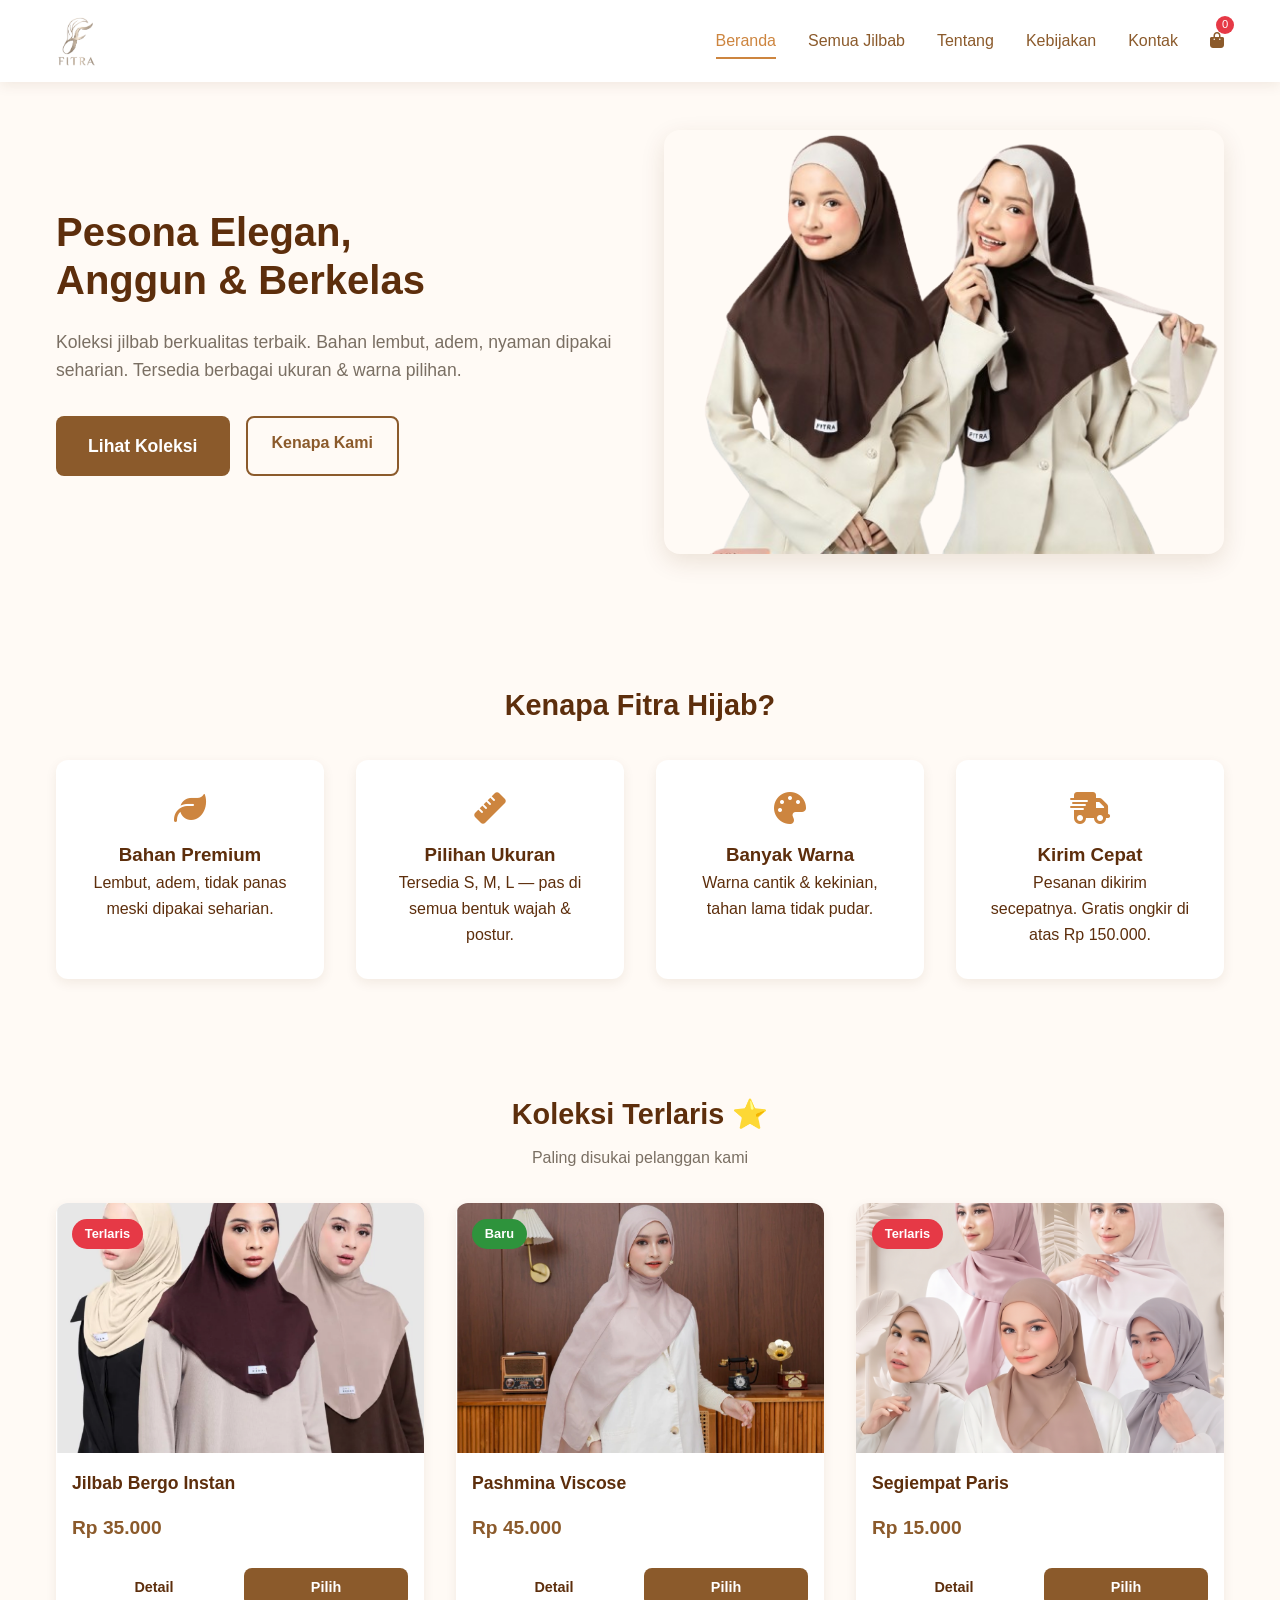
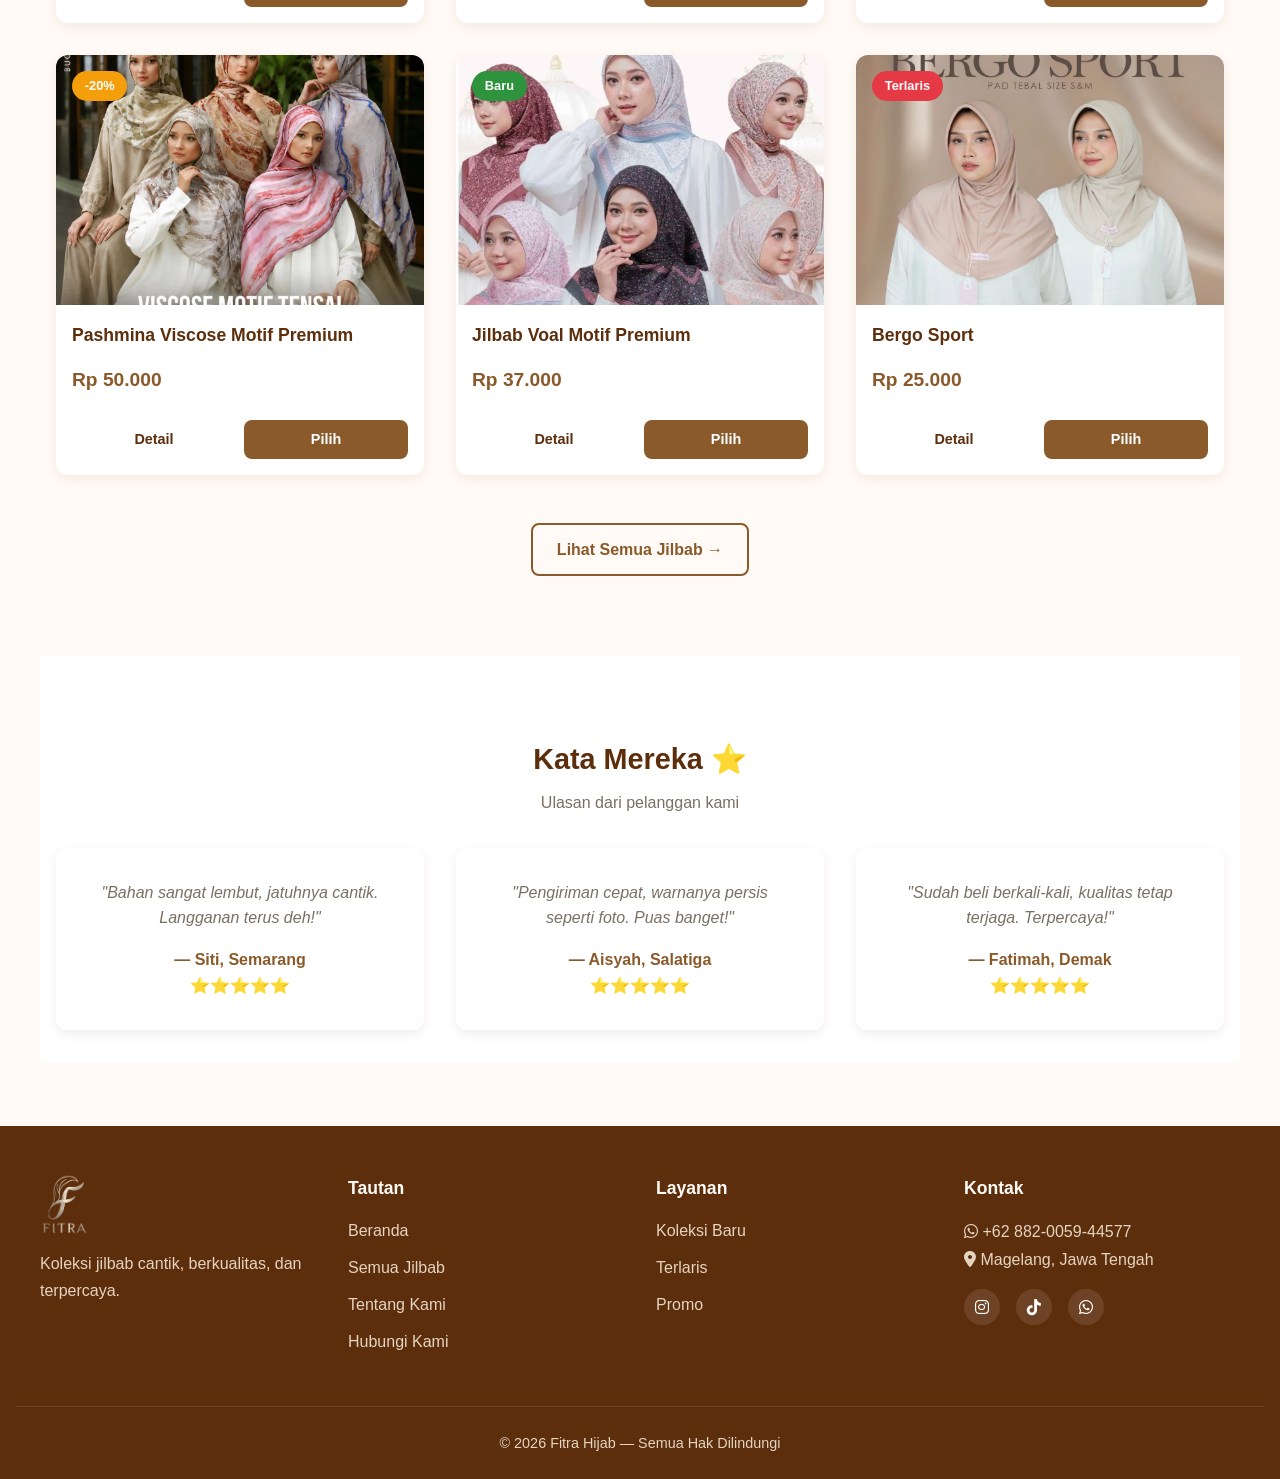
<file: index.html>
<!DOCTYPE html>
<html lang="id">
<head>
  <meta charset="UTF-8">
  <meta name="viewport" content="width=device-width, initial-scale=1.0">
  <title>Fitra Hijab — Jilbab Cantik & Berkualitas</title>
  <link rel="stylesheet" href="style.css">
  <link rel="stylesheet" href="https://cdnjs.cloudflare.com/ajax/libs/font-awesome/6.4.0/css/all.min.css">
</head>
<body>
  <nav class="navbar">
    <div class="nav-container">
      <a href="index.html" class="logo">
        <img src="logofitra.png" alt="Fitra Hijab" class="logo-img">
      </a>
      <ul class="nav-menu">
        <li><a href="index.html" class="nav-link active">Beranda</a></li>
        <li><a href="products.html" class="nav-link">Semua Jilbab</a></li>
        <li><a href="about.html" class="nav-link">Tentang</a></li>
        <li><a href="kebijakan.html" class="nav-link">Kebijakan</a></li>
        <li><a href="contact.html" class="nav-link">Kontak</a></li>
        <li><a href="cart.html" class="nav-link cart-icon">
          <i class="fas fa-shopping-bag"></i>
          <span class="count-badge" id="cart-count">0</span>
        </a></li>
      </ul>
      <div class="hamburger">
        <span></span><span></span><span></span>
      </div>
    </div>
  </nav>

  <section class="hero">
    <div class="hero-content">
      <h1>Pesona Elegan, <br>Anggun & Berkelas</h1>
      <p>Koleksi jilbab berkualitas terbaik. Bahan lembut, adem, nyaman dipakai seharian. Tersedia berbagai ukuran & warna pilihan.</p>
      <div class="hero-buttons">
        <a href="products.html" class="btn btn-primary btn-lg">Lihat Koleksi</a>
        <a href="#unggulan" class="btn btn-outline">Kenapa Kami</a>
      </div>
    </div>
    <div class="hero-img">
      <img src="hero.png" alt="Fitra Hijab">
    </div>
  </section>

  <section class="benefits" id="unggulan">
    <h2 class="section-title">Kenapa Fitra Hijab?</h2>
    <div class="benefits-grid">
      <div class="benefit-card">
        <i class="fas fa-leaf"></i>
        <h3>Bahan Premium</h3>
        <p>Lembut, adem, tidak panas meski dipakai seharian.</p>
      </div>
      <div class="benefit-card">
        <i class="fas fa-ruler"></i>
        <h3>Pilihan Ukuran</h3>
        <p>Tersedia S, M, L — pas di semua bentuk wajah & postur.</p>
      </div>
      <div class="benefit-card">
        <i class="fas fa-palette"></i>
        <h3>Banyak Warna</h3>
        <p>Warna cantik & kekinian, tahan lama tidak pudar.</p>
      </div>
      <div class="benefit-card">
        <i class="fas fa-truck-fast"></i>
        <h3>Kirim Cepat</h3>
        <p>Pesanan dikirim secepatnya. Gratis ongkir di atas Rp 150.000.</p>
      </div>
    </div>
  </section>

  <section class="featured">
    <h2 class="section-title">Koleksi Terlaris ⭐</h2>
    <p class="section-subtitle">Paling disukai pelanggan kami</p>
    <div class="products-grid" id="daftar-produk">
      <!-- Isi otomatis dari script.js -->
    </div>
    <div class="center-btn">
      <a href="products.html" class="btn btn-outline">Lihat Semua Jilbab →</a>
    </div>
  </section>

<section class="benefits" style="background: white; margin-top: 3rem;">
  <h2 class="section-title">Kata Mereka ⭐</h2>
  <p class="section-subtitle">Ulasan dari pelanggan kami</p>
  <div class="benefits-grid">
    <div class="benefit-card">
      <p style="font-style: italic; color: var(--abu);">"Bahan sangat lembut, jatuhnya cantik. Langganan terus deh!"</p>
      <p style="margin-top: 1rem; font-weight: 600; color: var(--coklat);">— Siti, Semarang</p>
      <p style="color: #F59E0B;">⭐⭐⭐⭐⭐</p>
    </div>
    <div class="benefit-card">
      <p style="font-style: italic; color: var(--abu);">"Pengiriman cepat, warnanya persis seperti foto. Puas banget!"</p>
      <p style="margin-top: 1rem; font-weight: 600; color: var(--coklat);">— Aisyah, Salatiga</p>
      <p style="color: #F59E0B;">⭐⭐⭐⭐⭐</p>
    </div>
    <div class="benefit-card">
      <p style="font-style: italic; color: var(--abu);">"Sudah beli berkali-kali, kualitas tetap terjaga. Terpercaya!"</p>
      <p style="margin-top: 1rem; font-weight: 600; color: var(--coklat);">— Fatimah, Demak</p>
      <p style="color: #F59E0B;">⭐⭐⭐⭐⭐</p>
    </div>
  </div>
</section>

  
  <footer class="footer">
    <div class="footer-grid">
      <div>
        <img src="logofitra.png" alt="Fitra Hijab" class="footer-logo">
        <p>Koleksi jilbab cantik, berkualitas, dan terpercaya.</p>
      </div>
      <div>
        <h4>Tautan</h4>
        <ul>
          <li><a href="index.html">Beranda</a></li>
          <li><a href="products.html">Semua Jilbab</a></li>
          <li><a href="about.html">Tentang Kami</a></li>
          <li><a href="contact.html">Hubungi Kami</a></li>
        </ul>
      </div>
      <div>
        <h4>Layanan</h4>
        <ul>
          <li><a href="products.html">Koleksi Baru</a></li>
          <li><a href="products.html">Terlaris</a></li>
          <li><a href="products.html">Promo</a></li>
        </ul>
      </div>
      <div>
        <h4>Kontak</h4>
        <p><i class="fab fa-whatsapp"></i> +62 882-0059-44577</p>
        <p><i class="fas fa-map-marker-alt"></i> Magelang, Jawa Tengah</p>
        <div class="sosmed">
          <a href="#"><i class="fab fa-instagram"></i></a>
          <a href="#"><i class="fab fa-tiktok"></i></a>
          <a href="#"><i class="fab fa-whatsapp"></i></a>
        </div>
      </div>
    </div>
    <p class="copyright">&copy; 2026 Fitra Hijab — Semua Hak Dilindungi</p>
  </footer>

  <script src="script.js"></script>
</body>
</html>
</file>
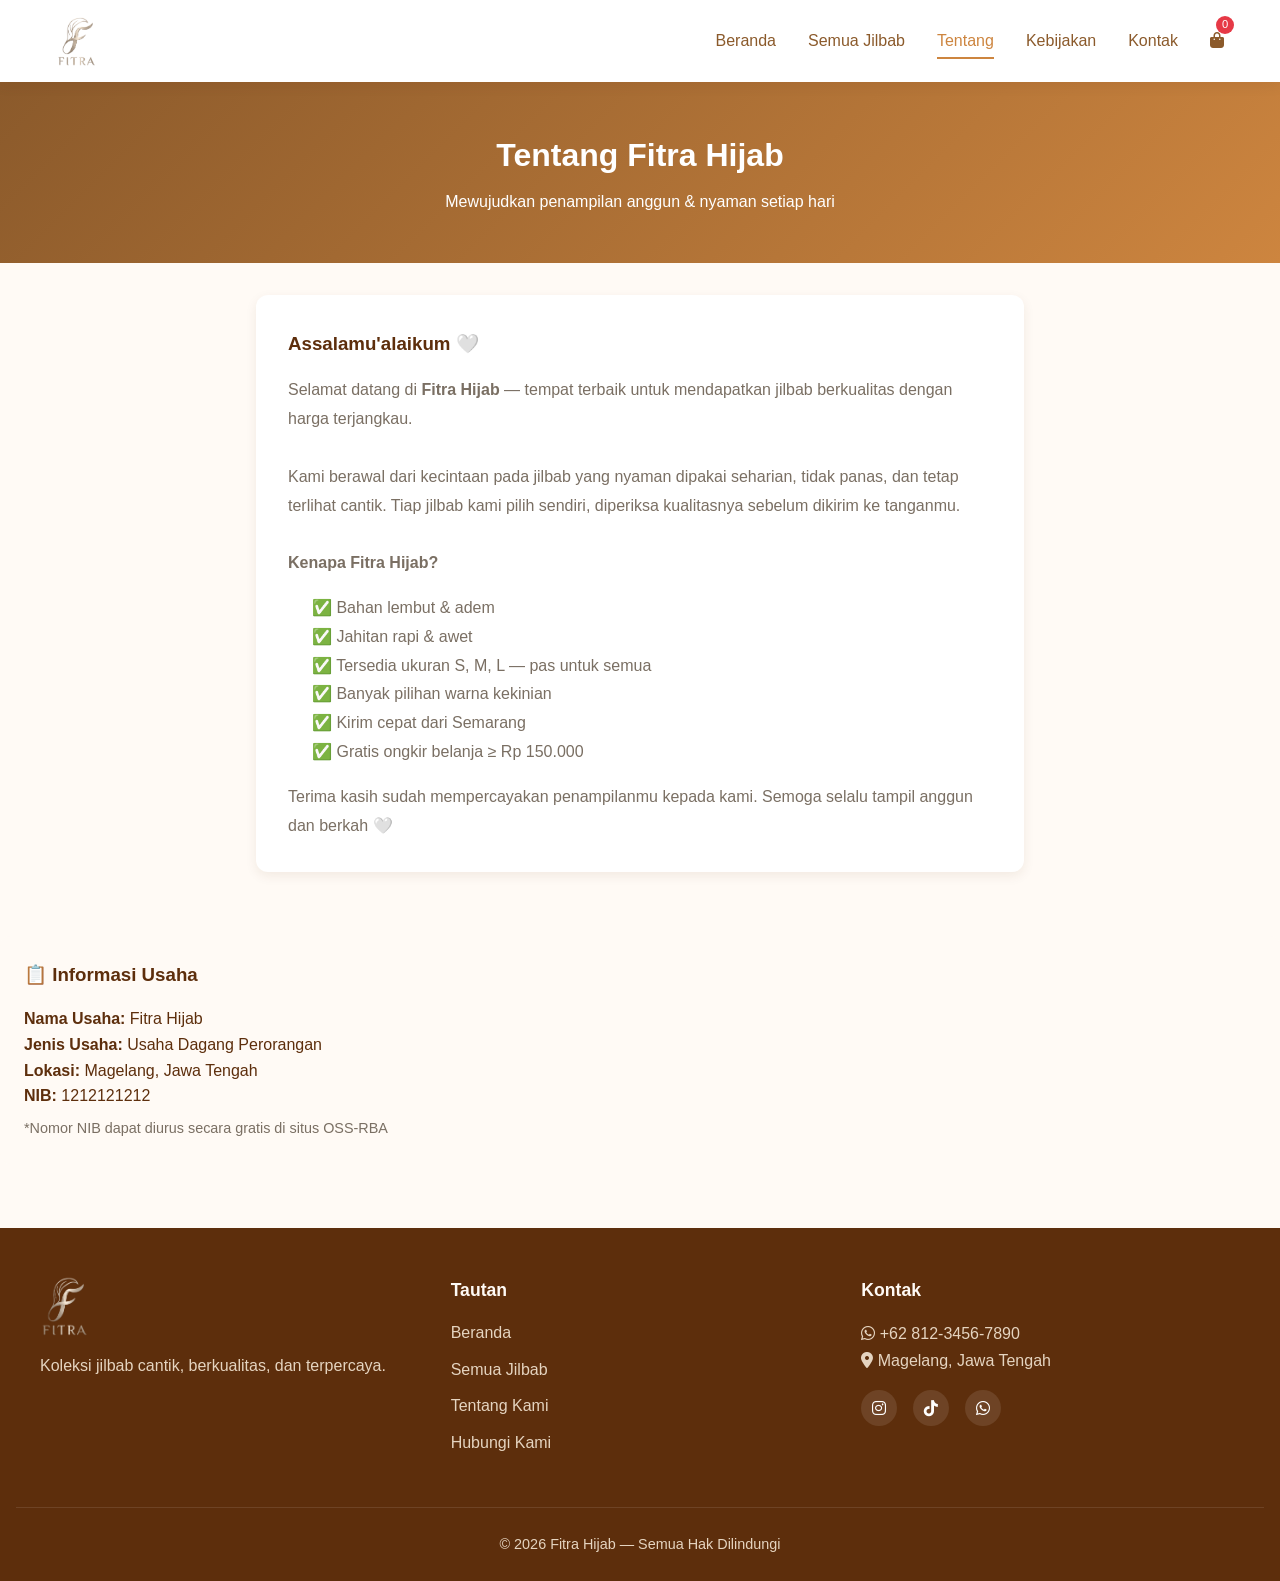
<file: about.html>
<!DOCTYPE html>
<html lang="id">
<head>
  <meta charset="UTF-8">
  <meta name="viewport" content="width=device-width, initial-scale=1.0">
  <title>Tentang Kami — Fitra Hijab</title>
  <link rel="stylesheet" href="style.css">
  <link rel="stylesheet" href="https://cdnjs.cloudflare.com/ajax/libs/font-awesome/6.4.0/css/all.min.css">
</head>
<body>
  <nav class="navbar">
    <div class="nav-container">
      <a href="index.html" class="logo">
        <img src="logofitra.png" alt="Fitra Hijab" class="logo-img">
      </a>
      <ul class="nav-menu">
        <li><a href="index.html" class="nav-link">Beranda</a></li>
        <li><a href="products.html" class="nav-link">Semua Jilbab</a></li>
        <li><a href="about.html" class="nav-link active">Tentang</a></li>
        <li><a href="kebijakan.html" class="nav-link">Kebijakan</a></li>
        <li><a href="contact.html" class="nav-link">Kontak</a></li>
        <li><a href="cart.html" class="nav-link cart-icon">
          <i class="fas fa-shopping-bag"></i>
          <span class="count-badge" id="cart-count">0</span>
        </a></li>
      </ul>
      <div class="hamburger">
        <span></span><span></span><span></span>
      </div>
    </div>
  </nav>

  <div class="page-header">
    <h1>Tentang Fitra Hijab</h1>
    <p>Mewujudkan penampilan anggun & nyaman setiap hari</p>
  </div>

  <section class="about-container">
    <div class="about-text">
      <h3 style="margin-bottom: 1rem; color: var(--coklat-tua);">Assalamu'alaikum 🤍</h3>
      <p>Selamat datang di <strong>Fitra Hijab</strong> — tempat terbaik untuk mendapatkan jilbab berkualitas dengan harga terjangkau.</p>
      <br>
      <p>Kami berawal dari kecintaan pada jilbab yang nyaman dipakai seharian, tidak panas, dan tetap terlihat cantik. Tiap jilbab kami pilih sendiri, diperiksa kualitasnya sebelum dikirim ke tanganmu.</p>
      <br>
      <p><strong>Kenapa Fitra Hijab?</strong></p>
      <ul style="margin: 1rem 0 1rem 1.5rem;">
        <li>✅ Bahan lembut & adem</li>
        <li>✅ Jahitan rapi & awet</li>
        <li>✅ Tersedia ukuran S, M, L — pas untuk semua</li>
        <li>✅ Banyak pilihan warna kekinian</li>
        <li>✅ Kirim cepat dari Semarang</li>
        <li>✅ Gratis ongkir belanja ≥ Rp 150.000</li>
      </ul>
      <p>Terima kasih sudah mempercayakan penampilanmu kepada kami. Semoga selalu tampil anggun dan berkah 🤍</p>
    </div>
  </section>

<div style="background: var(--krem); padding: 1.5rem; border-radius: 10px; margin-top: 2rem;">
  <h3 style="color: var(--coklat-tua); margin-bottom: 1rem;">📋 Informasi Usaha</h3>
  <p><strong>Nama Usaha:</strong> Fitra Hijab</p>
  <p><strong>Jenis Usaha:</strong> Usaha Dagang Perorangan</p>
  <p><strong>Lokasi:</strong> Magelang, Jawa Tengah</p>
  <p><strong>NIB:</strong> 1212121212</p>
  <p style="font-size: 0.9rem; color: var(--abu); margin-top: 0.5rem;">*Nomor NIB dapat diurus secara gratis di situs OSS-RBA</p>
</div>

  
  <footer class="footer">
    <div class="footer-grid">
      <div>
        <img src="logofitra.png" alt="Fitra Hijab" class="footer-logo">
        <p>Koleksi jilbab cantik, berkualitas, dan terpercaya.</p>
      </div>
      <div>
        <h4>Tautan</h4>
        <ul>
          <li><a href="index.html">Beranda</a></li>
          <li><a href="products.html">Semua Jilbab</a></li>
          <li><a href="about.html">Tentang Kami</a></li>
          <li><a href="contact.html">Hubungi Kami</a></li>
        </ul>
      </div>
      <div>
        <h4>Kontak</h4>
        <p><i class="fab fa-whatsapp"></i> +62 812-3456-7890</p>
        <p><i class="fas fa-map-marker-alt"></i> Magelang, Jawa Tengah</p>
        <div class="sosmed">
          <a href="#"><i class="fab fa-instagram"></i></a>
          <a href="#"><i class="fab fa-tiktok"></i></a>
          <a href="#"><i class="fab fa-whatsapp"></i></a>
        </div>
      </div>
    </div>
    <p class="copyright">&copy; 2026 Fitra Hijab — Semua Hak Dilindungi</p>
  </footer>

  <script src="script.js"></script>
</body>
</html>
</file>
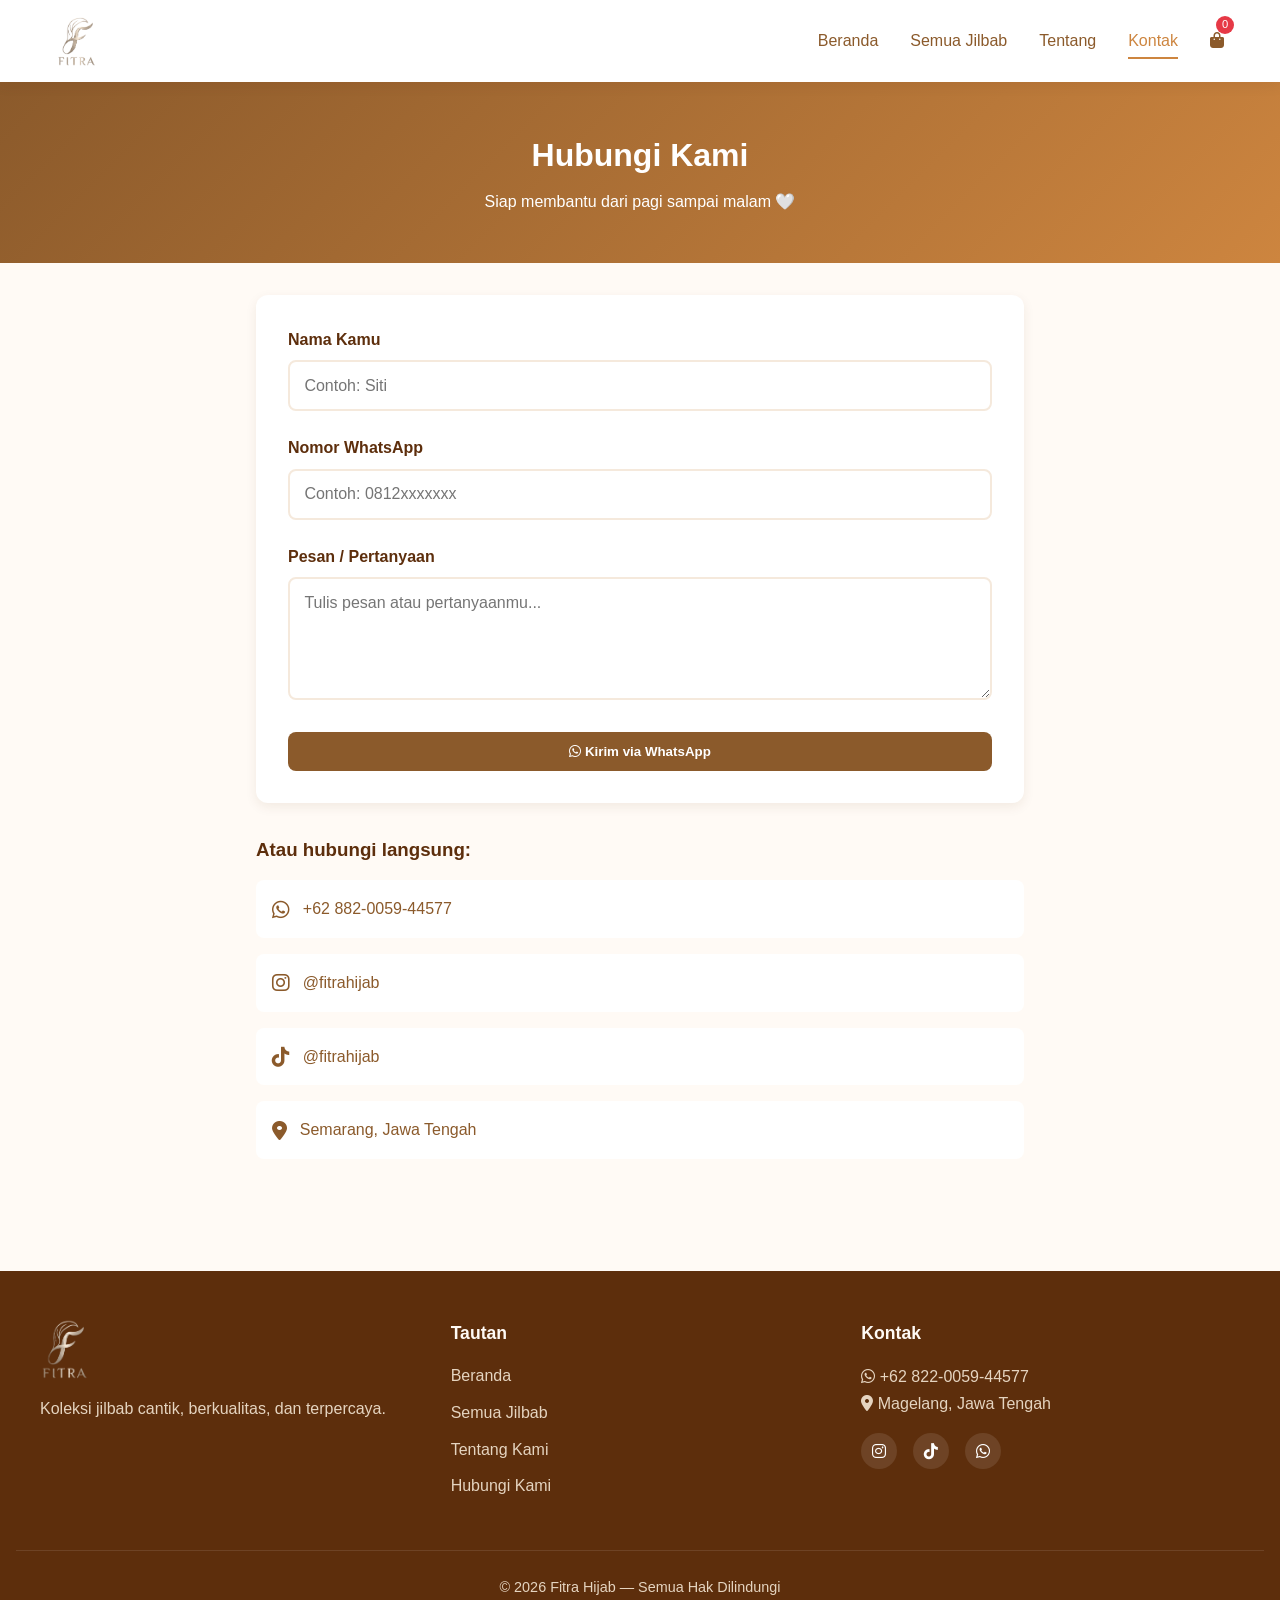
<file: contact.html>
<!DOCTYPE html>
<html lang="id">
<head>
  <meta charset="UTF-8">
  <meta name="viewport" content="width=device-width, initial-scale=1.0">
  <title>Hubungi Kami — Fitra Hijab</title>
  <link rel="stylesheet" href="style.css">
  <link rel="stylesheet" href="https://cdnjs.cloudflare.com/ajax/libs/font-awesome/6.4.0/css/all.min.css">
</head>
<body>
  <nav class="navbar">
    <div class="nav-container">
      <a href="index.html" class="logo">
        <img src="logofitra.png" alt="Fitra Hijab" class="logo-img">
      </a>
      <ul class="nav-menu">
        <li><a href="index.html" class="nav-link">Beranda</a></li>
        <li><a href="products.html" class="nav-link">Semua Jilbab</a></li>
        <li><a href="about.html" class="nav-link">Tentang</a></li>
        <li><a href="contact.html" class="nav-link active">Kontak</a></li>
        <li><a href="cart.html" class="nav-link cart-icon">
          <i class="fas fa-shopping-bag"></i>
          <span class="count-badge" id="cart-count">0</span>
        </a></li>
      </ul>
      <div class="hamburger">
        <span></span><span></span><span></span>
      </div>
    </div>
  </nav>

  <div class="page-header">
    <h1>Hubungi Kami</h1>
    <p>Siap membantu dari pagi sampai malam 🤍</p>
  </div>

  <section class="contact-container">
    <form class="contact-form" onsubmit="kirimPesan(event)">
      <div class="form-group">
        <label for="nama">Nama Kamu</label>
        <input type="text" id="nama" placeholder="Contoh: Siti" required>
      </div>
      <div class="form-group">
        <label for="kontak">Nomor WhatsApp</label>
        <input type="tel" id="kontak" placeholder="Contoh: 0812xxxxxxx" required>
      </div>
      <div class="form-group">
        <label for="pesan">Pesan / Pertanyaan</label>
        <textarea id="pesan" rows="5" placeholder="Tulis pesan atau pertanyaanmu..." required></textarea>
      </div>
      <button type="submit" class="btn btn-primary btn-full">
        <i class="fab fa-whatsapp"></i> Kirim via WhatsApp
      </button>
    </form>

    <div class="contact-info">
      <h3 style="margin-bottom: 1rem; color: var(--coklat-tua);">Atau hubungi langsung:</h3>
      <a href="https://wa.me/62822005944577" target="_blank">
        <i class="fab fa-whatsapp fa-lg"></i> +62 882-0059-44577
      </a>
      <a href="#" target="_blank">
        <i class="fab fa-instagram fa-lg"></i> @fitrahijab
      </a>
      <a href="#" target="_blank">
        <i class="fab fa-tiktok fa-lg"></i> @fitrahijab
      </a>
      <a href="#">
        <i class="fas fa-map-marker-alt fa-lg"></i> Semarang, Jawa Tengah
      </a>
    </div>
  </section>

  <footer class="footer">
    <div class="footer-grid">
      <div>
        <img src="logofitra.png" alt="Fitra Hijab" class="footer-logo">
        <p>Koleksi jilbab cantik, berkualitas, dan terpercaya.</p>
      </div>
      <div>
        <h4>Tautan</h4>
        <ul>
          <li><a href="index.html">Beranda</a></li>
          <li><a href="products.html">Semua Jilbab</a></li>
          <li><a href="about.html">Tentang Kami</a></li>
          <li><a href="contact.html">Hubungi Kami</a></li>
        </ul>
      </div>
      <div>
        <h4>Kontak</h4>
        <p><i class="fab fa-whatsapp"></i> +62 822-0059-44577</p>
        <p><i class="fas fa-map-marker-alt"></i> Magelang, Jawa Tengah</p>
        <div class="sosmed">
          <a href="#"><i class="fab fa-instagram"></i></a>
          <a href="#"><i class="fab fa-tiktok"></i></a>
          <a href="#"><i class="fab fa-whatsapp"></i></a>
        </div>
      </div>
    </div>
    <p class="copyright">&copy; 2026 Fitra Hijab — Semua Hak Dilindungi</p>
  </footer>

  <script src="script.js"></script>
</body>
</html>
</file>
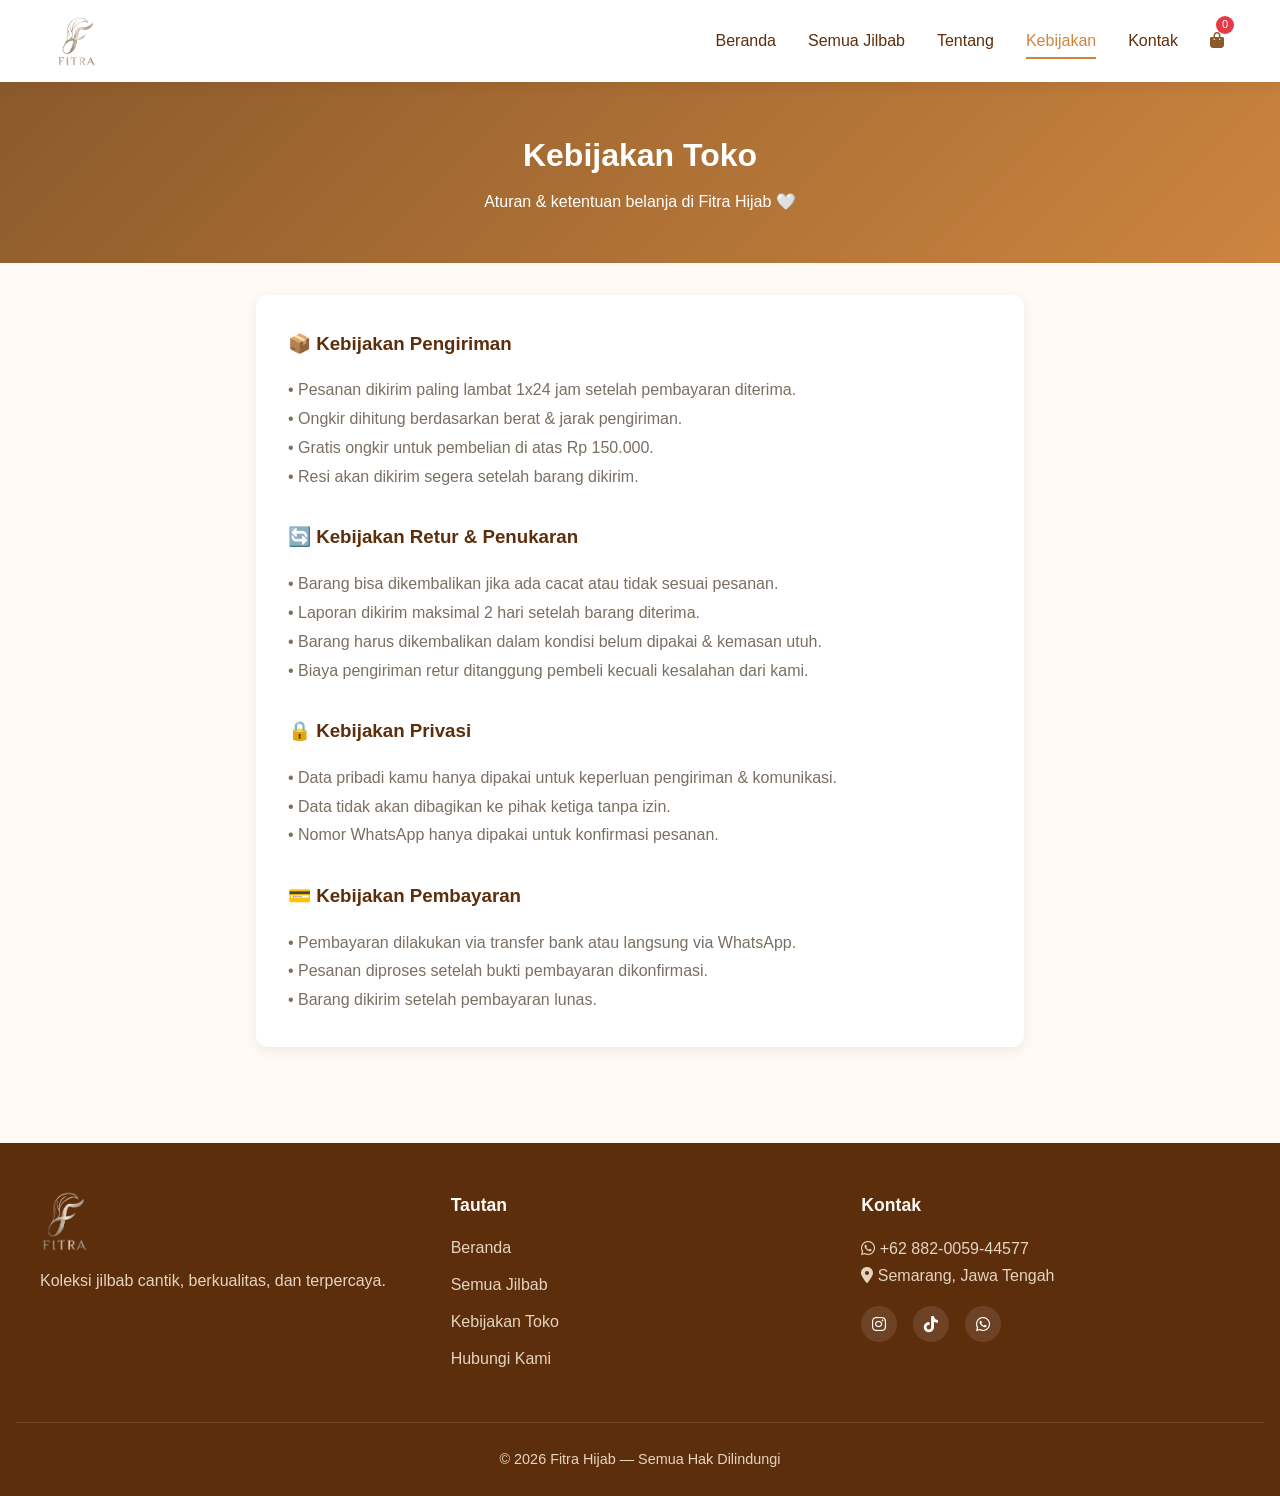
<file: kebijakan.html>
<!DOCTYPE html>
<html lang="id">
<head>
  <meta charset="UTF-8">
  <meta name="viewport" content="width=device-width, initial-scale=1.0">
  <title>Kebijakan — Fitra Hijab</title>
  <link rel="stylesheet" href="style.css">
  <link rel="stylesheet" href="https://cdnjs.cloudflare.com/ajax/libs/font-awesome/6.4.0/css/all.min.css">
</head>
<body>
  <nav class="navbar">
    <div class="nav-container">
      <a href="index.html" class="logo">
        <img src="logofitra.png" alt="Fitra Hijab" class="logo-img">
      </a>
      <ul class="nav-menu">
        <li><a href="index.html">Beranda</a></li>
        <li><a href="products.html">Semua Jilbab</a></li>
        <li><a href="about.html">Tentang</a></li>
        <li><a href="kebijakan.html" class="nav-link active">Kebijakan</a></li>
        <li><a href="contact.html">Kontak</a></li>
        <li><a href="cart.html" class="nav-link cart-icon">
          <i class="fas fa-shopping-bag"></i>
          <span class="count-badge" id="cart-count">0</span>
        </a></li>
      </ul>
      <div class="hamburger">
        <span></span><span></span><span></span>
      </div>
    </div>
  </nav>

  <div class="page-header">
    <h1>Kebijakan Toko</h1>
    <p>Aturan & ketentuan belanja di Fitra Hijab 🤍</p>
  </div>

  <section class="about-container">
    <div class="about-text">
      <h3 style="color: var(--coklat-tua); margin-bottom: 1rem;">📦 Kebijakan Pengiriman</h3>
      <p>• Pesanan dikirim paling lambat 1x24 jam setelah pembayaran diterima.</p>
      <p>• Ongkir dihitung berdasarkan berat & jarak pengiriman.</p>
      <p>• Gratis ongkir untuk pembelian di atas Rp 150.000.</p>
      <p>• Resi akan dikirim segera setelah barang dikirim.</p>
      <br>

      <h3 style="color: var(--coklat-tua); margin-bottom: 1rem;">🔄 Kebijakan Retur & Penukaran</h3>
      <p>• Barang bisa dikembalikan jika ada cacat atau tidak sesuai pesanan.</p>
      <p>• Laporan dikirim maksimal 2 hari setelah barang diterima.</p>
      <p>• Barang harus dikembalikan dalam kondisi belum dipakai & kemasan utuh.</p>
      <p>• Biaya pengiriman retur ditanggung pembeli kecuali kesalahan dari kami.</p>
      <br>

      <h3 style="color: var(--coklat-tua); margin-bottom: 1rem;">🔒 Kebijakan Privasi</h3>
      <p>• Data pribadi kamu hanya dipakai untuk keperluan pengiriman & komunikasi.</p>
      <p>• Data tidak akan dibagikan ke pihak ketiga tanpa izin.</p>
      <p>• Nomor WhatsApp hanya dipakai untuk konfirmasi pesanan.</p>
      <br>

      <h3 style="color: var(--coklat-tua); margin-bottom: 1rem;">💳 Kebijakan Pembayaran</h3>
      <p>• Pembayaran dilakukan via transfer bank atau langsung via WhatsApp.</p>
      <p>• Pesanan diproses setelah bukti pembayaran dikonfirmasi.</p>
      <p>• Barang dikirim setelah pembayaran lunas.</p>
    </div>
  </section>

  <footer class="footer">
    <div class="footer-grid">
      <div>
        <img src="logofitra.png" alt="Fitra Hijab" class="footer-logo">
        <p>Koleksi jilbab cantik, berkualitas, dan terpercaya.</p>
      </div>
      <div>
        <h4>Tautan</h4>
        <ul>
          <li><a href="index.html">Beranda</a></li>
          <li><a href="products.html">Semua Jilbab</a></li>
          <li><a href="kebijakan.html">Kebijakan Toko</a></li>
          <li><a href="contact.html">Hubungi Kami</a></li>
        </ul>
      </div>
      <div>
        <h4>Kontak</h4>
        <p><i class="fab fa-whatsapp"></i> +62 882-0059-44577</p>
        <p><i class="fas fa-map-marker-alt"></i> Semarang, Jawa Tengah</p>
        <div class="sosmed">
          <a href="https://www.instagram.com/fitra.hijab/" target="_blank"><i class="fab fa-instagram"></i></a>
          <a href="https://tiktok.com/@fitrahijab" target="_blank"><i class="fab fa-tiktok"></i></a>
          <a href="https://wa.me/62882005944577" target="_blank"><i class="fab fa-whatsapp"></i></a>
        </div>
      </div>
    </div>
    <p class="copyright">&copy; 2026 Fitra Hijab — Semua Hak Dilindungi</p>
  </footer>

  <script src="script.js"></script>
</body>
</html>
</file>
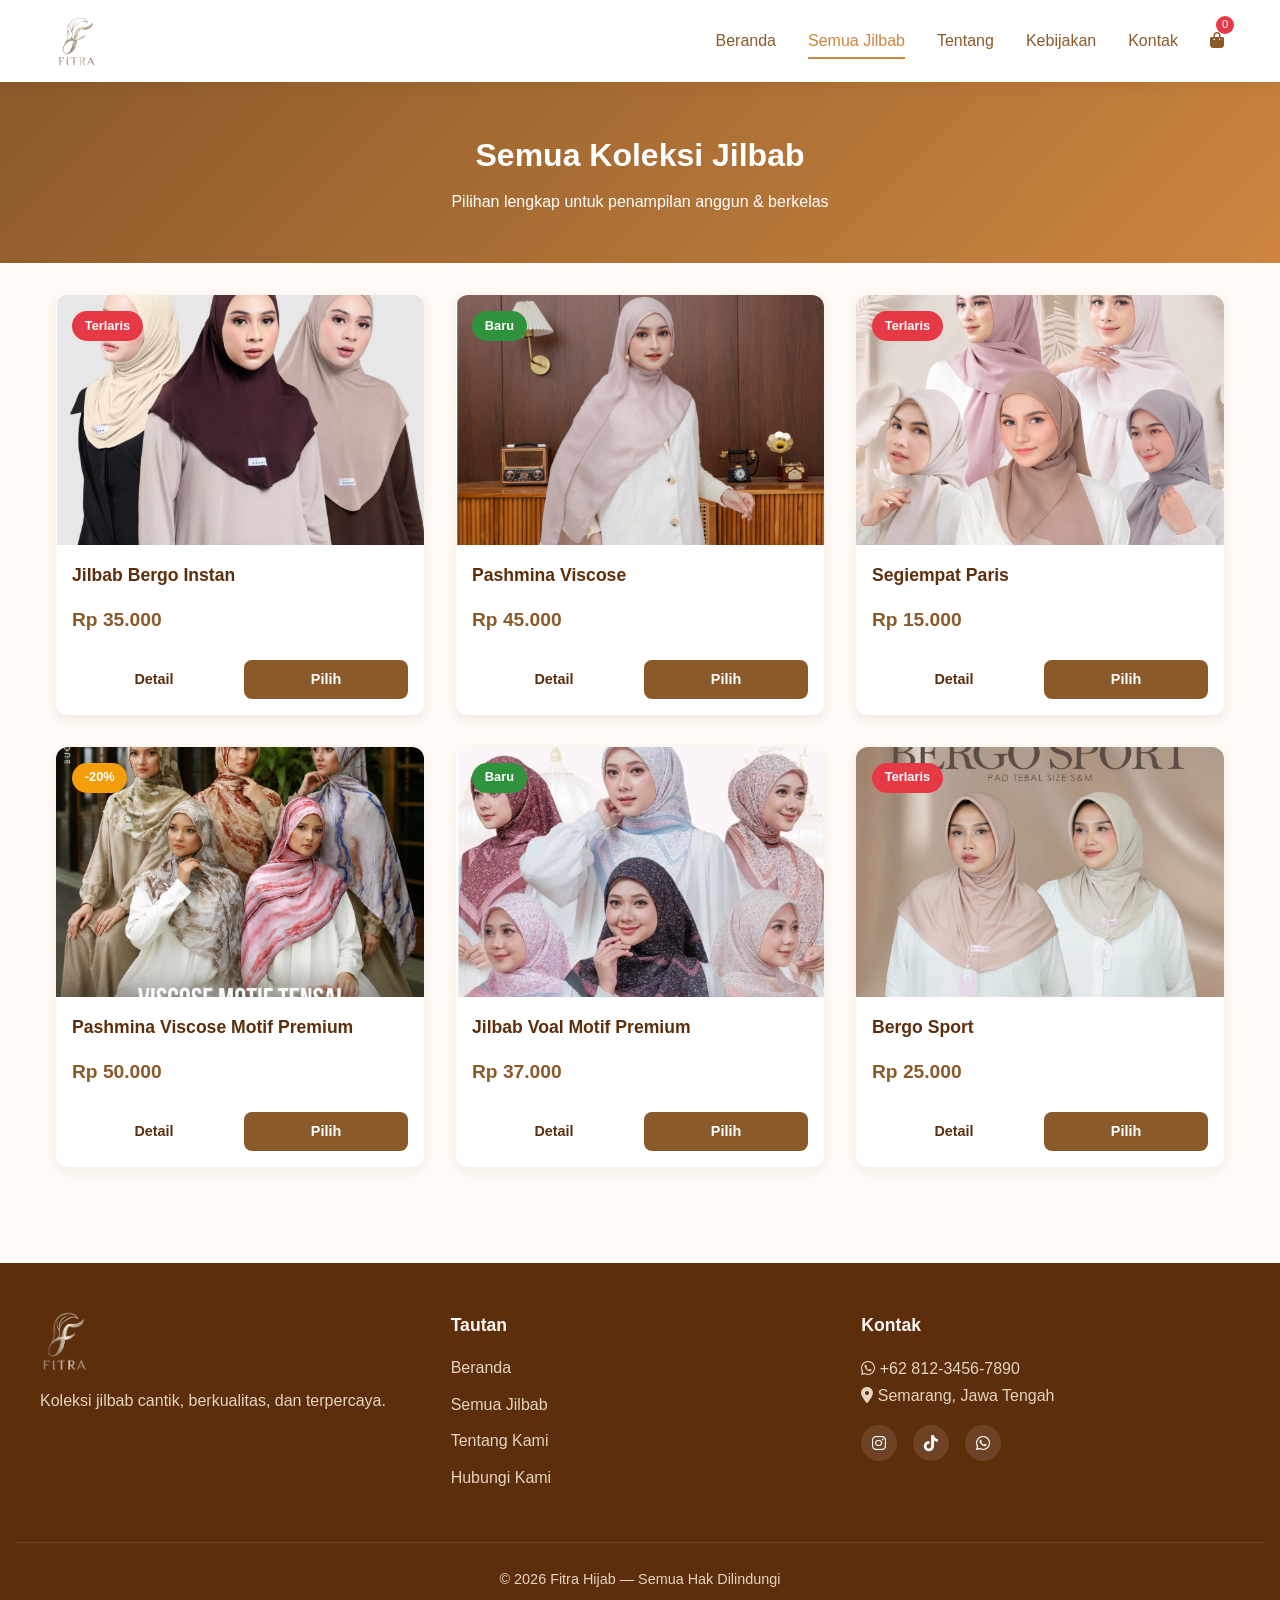
<file: products.html>
<!DOCTYPE html>
<html lang="id">
<head>
  <meta charset="UTF-8">
  <meta name="viewport" content="width=device-width, initial-scale=1.0">
  <title>Semua Koleksi — Fitra Hijab</title>
  <link rel="stylesheet" href="style.css">
  <link rel="stylesheet" href="https://cdnjs.cloudflare.com/ajax/libs/font-awesome/6.4.0/css/all.min.css">
</head>
<body>
  <nav class="navbar">
    <div class="nav-container">
      <a href="index.html" class="logo">
        <img src="logofitra.png" alt="Fitra Hijab" class="logo-img">
      </a>
      <ul class="nav-menu">
        <li><a href="index.html" class="nav-link">Beranda</a></li>
        <li><a href="products.html" class="nav-link active">Semua Jilbab</a></li>
        <li><a href="about.html" class="nav-link">Tentang</a></li>
        <li><a href="kebijakan.html" class="nav-link">Kebijakan</a></li>
        <li><a href="contact.html" class="nav-link">Kontak</a></li>
        <li><a href="cart.html" class="nav-link cart-icon">
          <i class="fas fa-shopping-bag"></i>
          <span class="count-badge" id="cart-count">0</span>
        </a></li>
      </ul>
      <div class="hamburger">
        <span></span><span></span><span></span>
      </div>
    </div>
  </nav>

  <div class="page-header">
    <h1>Semua Koleksi Jilbab</h1>
    <p>Pilihan lengkap untuk penampilan anggun & berkelas</p>
  </div>

  <section class="products-section">
    <div class="products-grid" id="daftar-produk">
      <!-- Isi otomatis dari script.js -->
    </div>
  </section>

  <footer class="footer">
    <div class="footer-grid">
      <div>
        <img src="logofitra.png" alt="Fitra Hijab" class="footer-logo">
        <p>Koleksi jilbab cantik, berkualitas, dan terpercaya.</p>
      </div>
      <div>
        <h4>Tautan</h4>
        <ul>
          <li><a href="index.html">Beranda</a></li>
          <li><a href="products.html">Semua Jilbab</a></li>
          <li><a href="about.html">Tentang Kami</a></li>
          <li><a href="contact.html">Hubungi Kami</a></li>
        </ul>
      </div>
      <div>
        <h4>Kontak</h4>
        <p><i class="fab fa-whatsapp"></i> +62 812-3456-7890</p>
        <p><i class="fas fa-map-marker-alt"></i> Semarang, Jawa Tengah</p>
        <div class="sosmed">
          <a href="#"><i class="fab fa-instagram"></i></a>
          <a href="#"><i class="fab fa-tiktok"></i></a>
          <a href="#"><i class="fab fa-whatsapp"></i></a>
        </div>
      </div>
    </div>
    <p class="copyright">&copy; 2026 Fitra Hijab — Semua Hak Dilindungi</p>
  </footer>

  <script src="script.js"></script>
</body>
</html>
</file>
<file: style.css>
:root {
  --coklat-tua: #5D2E0C;
  --coklat: #8B5A2B;
  --coklat-muda: #CD853F;
  --krem: #FFFAF5;
  --krem-gelap: #F5E9DC;
  --coklat-abu: #B8A898;
  --putih: #FFFFFF;
  --abu: #7A6F63;
  --merah: #E63946;
  --hijau: #2E933C;
  --biru: #2B6CB0;
  --bayangan: 0 4px 12px rgba(93, 46, 12, 0.08);
  --bayangan-kuat: 0 8px 24px rgba(93, 46, 12, 0.12);
}

* { margin: 0; padding: 0; box-sizing: border-box; font-family: 'Segoe UI', Roboto, sans-serif; }
body { background: var(--krem); color: var(--coklat-tua); line-height: 1.6; }
a { text-decoration: none; color: inherit; }
ul { list-style: none; }
img { max-width: 100%; height: auto; display: block; }

/* Navbar */
.navbar { background: var(--putih); box-shadow: var(--bayangan); position: sticky; top: 0; z-index: 999; }
.nav-container { max-width: 1200px; margin: 0 auto; padding: 1rem; display: flex; justify-content: space-between; align-items: center; }
.logo-img { height: 50px; object-fit: contain; }
.nav-menu { display: flex; gap: 2rem; align-items: center; }
.nav-link { color: var(--coklat); font-weight: 500; padding: 0.5rem 0; border-bottom: 2px solid transparent; transition: all 0.3s; }
.nav-link:hover, .nav-link.active { color: var(--coklat-muda); border-bottom-color: var(--coklat-muda); }
.cart-icon { position: relative; }
.count-badge { position: absolute; top: -8px; right: -10px; background: var(--merah); color: white; font-size: 0.7rem; min-width: 18px; height: 18px; border-radius: 50%; display: flex; align-items: center; justify-content: center; }
.hamburger { display: none; flex-direction: column; gap: 4px; cursor: pointer; }
.hamburger span { width: 25px; height: 3px; background: var(--coklat); border-radius: 2px; }

/* Tombol */
.btn { display: inline-block; padding: 0.75rem 1.5rem; border-radius: 8px; font-weight: 600; border: none; cursor: pointer; transition: all 0.3s; text-align: center; }
.btn-sm { padding: 0.5rem 1rem; font-size: 0.9rem; }
.btn-lg { padding: 1rem 2rem; font-size: 1.1rem; }
.btn-full { width: 100%; }
.btn-primary { background: var(--coklat); color: white; }
.btn-primary:hover { background: var(--coklat-muda); transform: translateY(-2px); box-shadow: var(--bayangan-kuat); }
.btn-outline { background: transparent; border: 2px solid var(--coklat); color: var(--coklat); }
.btn-outline:hover { background: var(--coklat); color: white; }
.btn-group { display: flex; gap: 0.5rem; margin-top: 1rem; }
.btn-group .btn { flex: 1; }

/* Bagian Halaman */
.page-header { background: linear-gradient(135deg, var(--coklat) 0%, var(--coklat-muda) 100%); color: white; padding: 3rem 1rem; text-align: center; }
.page-header h1 { font-size: 2rem; margin-bottom: 0.5rem; }
.section-title { text-align: center; font-size: 1.8rem; margin: 3rem 0 0.5rem; color: var(--coklat-tua); }
.section-subtitle { text-align: center; color: var(--abu); margin-bottom: 2rem; }

/* Hero */
.hero { max-width: 1200px; margin: 0 auto; padding: 3rem 1rem; display: grid; grid-template-columns: 1fr 1fr; gap: 3rem; align-items: center; }
.hero-content h1 { font-size: 2.5rem; line-height: 1.2; margin-bottom: 1.5rem; color: var(--coklat-tua); }
.hero-content p { font-size: 1.1rem; color: var(--abu); margin-bottom: 2rem; }
.hero-buttons { display: flex; gap: 1rem; flex-wrap: wrap; }
.hero-img img { border-radius: 16px; box-shadow: var(--bayangan-kuat); }

/* Keunggulan */
.benefits { max-width: 1200px; margin: 0 auto; padding: 2rem 1rem; }
.benefits-grid { display: grid; grid-template-columns: repeat(auto-fit, minmax(250px, 1fr)); gap: 2rem; margin-top: 2rem; }
.benefit-card { background: white; padding: 2rem; border-radius: 12px; text-align: center; box-shadow: var(--bayangan); transition: transform 0.3s; }
.benefit-card:hover { transform: translateY(-5px); }
.benefit-card i { font-size: 2rem; color: var(--coklat-muda); margin-bottom: 1rem; }

/* Produk */
.products-section, .featured { max-width: 1200px; margin: 0 auto; padding: 2rem 1rem; }
.products-grid { display: grid; grid-template-columns: repeat(auto-fit, minmax(280px, 1fr)); gap: 2rem; }
.product-card { background: white; border-radius: 12px; overflow: hidden; box-shadow: var(--bayangan); transition: transform 0.3s; position: relative; }
.product-card:hover {

; }
.product-card img { width: 100%; height: 250px; object-fit: cover; }
.product-card .badge { position: absolute; top: 1rem; left: 1rem; padding: 0.3rem 0.8rem; border-radius: 20px; font-size: 0.8rem; font-weight: 600; color: white; z-index: 10; }
.badge.laris { background: #E63946; }
.badge.baru { background: #2E933C; }
.badge.diskon { background: #F59E0B; }
.product-card h3 { padding: 1rem 1rem 0.5rem; font-size: 1.1rem; color: var(--coklat-tua); }
.product-card .desc { padding: 0 1rem; color: var(--abu); font-size: 0.9rem; }
.product-card .price { padding: 0.5rem 1rem; font-size: 1.2rem; font-weight: 700; color: var(--coklat); }
.product-card .price del { color: var(--coklat-abu); font-weight: 400; font-size: 0.9rem; margin-right: 0.5rem; }
.product-card .btn-group { padding: 0 1rem 1rem; }
.center-btn { text-align: center; margin-top: 3rem; }

/* Detail Produk */
.detail-container { max-width: 1000px; margin: 0 auto; padding: 2rem 1rem; display: grid; grid-template-columns: 1fr 1fr; gap: 3rem; }
.detail-img { border-radius: 12px; overflow: hidden; box-shadow: var(--bayangan-kuat); }
.detail-img img { width: 100%; height: auto; object-fit: cover; }
.detail-info h1 { font-size: 1.8rem; margin-bottom: 0.5rem; color: var(--coklat-tua); }
.detail-price { font-size: 1.5rem; font-weight: 700; color: var(--coklat); margin-bottom: 1.5rem; }
.detail-desc { color: var(--abu); margin-bottom: 2rem; line-height: 1.8; }
.detail-spec { margin-bottom: 2rem; }
.detail-spec h3 { font-size: 1rem; margin-bottom: 0.8rem; color: var(--coklat-tua); }
.detail-spec li { padding: 0.3rem 0; border-bottom: 1px dashed var(--krem-gelap); color: var(--abu); }

/* Pilihan Ukuran & Warna */
.opsi-group { margin-bottom: 1.5rem; }
.opsi-group h3 { font-size: 1rem; margin-bottom: 0.8rem; color: var(--coklat-tua); }
.opsi-wrapper { display: flex; flex-wrap: wrap; gap: 0.7rem; }
.opsi-label { display: flex; align-items: center; cursor: pointer; }
.opsi-label input { display: none; }
.opsi-label span { padding: 0.7rem 1.2rem; border: 2px solid var(--krem-gelap); border-radius: 8px; transition: all 0.3s; font-weight: 500; }
.opsi-label input:checked + span { border-color: var(--coklat); background: var(--krem); color: var(--coklat); font-weight: 600; }
.opsi-label:hover span { border-color: var(--coklat-muda); }

/* Jumlah */
.qty-wrapper { display: flex; align-items: center; gap: 1rem; margin-bottom: 2rem; }
.qty-wrapper label { font-weight: 600; color: var(--coklat-tua); }
.qty-box { display: flex; align-items: center; border: 2px solid var(--krem-gelap); border-radius: 8px; overflow: hidden; }
.qty-btn { width: 36px; height: 36px; border: none; background: var(--krem-gelap); cursor: pointer; font-size: 1rem; font-weight: 600; color: var(--coklat); transition: background 0.2s; }
.qty-btn:hover { background: var(--coklat-muda); color: white; }
.qty-box input { width: 50px; height: 36px; border: none; text-align: center; font-size: 1rem; outline: none; background: white; }

/* Keranjang */
.cart-container { max-width: 900px; margin: 0 auto; padding: 2rem 1rem; }
.cart-empty { text-align: center; padding: 4rem 2rem; display: none; }
.cart-empty i { font-size: 3rem; color: var(--coklat-abu); margin-bottom: 1rem; }
.cart-item { display: grid; grid-template-columns: 100px 1fr auto; gap: 1rem; background: white; padding: 1rem; border-radius: 10px; margin-bottom: 1rem; box-shadow: var(--bayangan); align-items: center; }
.cart-item img { width: 80px; height: 80px; object-fit: cover; border-radius: 8px; }
.cart-info h4 { margin-bottom: 0.3rem; color: var(--coklat-tua); }
.cart-info p { font-size: 0.9rem; color: var(--abu); margin-bottom: 0.5rem; }
.remove-btn { background: none; border: none; color: var(--merah); cursor: pointer; font-size: 1rem; padding: 0.5rem; }
.cart-summary { background: white; padding: 2rem; border-radius: 12px; box-shadow: var(--bayangan); margin-top: 2rem; }
.cart-summary h3 { margin-bottom: 1.5rem; color: var(--coklat-tua); }
.summary-row { display: flex; justify-content: space-between; padding: 0.7rem 0; border-bottom: 1px dashed var(--krem-gelap); }
.summary-row.total { border-bottom: none; border-top: 2px solid var(--coklat); margin-top: 0.5rem; padding-top: 1rem; font-weight: 700; font-size: 1.1rem; color: var(--coklat); }
.free-shipping { color: var(--hijau); font-weight: 600; }

/* Tentang & Kontak */
.about-container, .contact-container { max-width: 800px; margin: 0 auto; padding: 2rem 1rem; }
.about-text { background: white; padding: 2rem; border-radius: 12px; box-shadow: var(--bayangan); line-height: 1.8; color: var(--abu); }
.contact-form { background: white; padding: 2rem; border-radius: 12px; box-shadow: var(--bayangan); }
.form-group { margin-bottom: 1.5rem; }
.form-group label { display: block; margin-bottom: 0.5rem; font-weight: 600; color: var(--coklat-tua); }
.form-group input, .form-group textarea { width: 100%; padding: 0.9rem; border: 2px solid var(--krem-gelap); border-radius: 8px; font-size: 1rem; outline: none; transition: border-color 0.3s; }
.form-group input:focus, .form-group textarea:focus { border-color: var(--coklat); }
.contact-info { margin-top: 2rem; }
.contact-info a { display: flex; align-items: center; gap: 0.8rem; padding: 1rem; background: white; border-radius: 8px; margin-bottom: 1rem; color: var(--coklat); font-weight: 500; transition: all 0.3s; }
.contact-info a:hover { background: var(--krem); transform: translateX(5px); }

/* Footer */
.footer { background: var(--coklat-tua); color: white; padding: 3rem 1rem 1.5rem; margin-top: 4rem; }
.footer-grid { max-width: 1200px; margin: 0 auto; display: grid; grid-template-columns: repeat(auto-fit, minmax(220px, 1fr)); gap: 2rem; }
.footer-logo { height: 60px; margin-bottom: 1rem; object-fit: contain; }
.footer p { color: #E5D4C0; line-height: 1.7; }
.footer h4 { margin-bottom: 1rem; color: #FFFAF5; font-size: 1.1rem; }
.footer ul li { margin-bottom: 0.7rem; }
.footer ul li a { color: #E5D4C0; transition: color 0.2s; }
.footer ul li a:hover { color: var(--coklat-muda); }
.sosmed { display: flex; gap: 1rem; margin-top: 1rem; }
.sosmed a { width: 36px; height: 36px; background: rgba(255,255,255,0.1); border-radius: 50%; display: flex; align-items: center; justify-content: center; color: white; transition: all 0.3s; }
.sosmed a:hover { background: var(--coklat-muda); transform: translateY(-3px); }
.copyright { text-align: center; margin-top: 2.5rem; padding-top: 1.5rem; border-top: 1px solid rgba(255,255,255,0.1); color: #B8A898; font-size: 0.9rem; }

/* Responsif HP */
@media (max-width: 768px) {
  .hamburger { display: flex; }
  .nav-menu { display: none; position: absolute; top: 100%; left: 0; right: 0; background: white; flex-direction: column; padding: 1rem; box-shadow: 0 10px 15px rgba(0,0,0,0.1); gap: 1rem; }
  .nav-menu.aktif { display: flex; }
  .hero { grid-template-columns: 1fr; text-align: center; }
  .hero-buttons { justify-content: center; }
  .detail-container { grid-template-columns: 1fr; }
  .cart-item { grid-template-columns: 80px 1fr; }
  .remove-btn { grid-column: 2; text-align: right; }
  .page-header h1 { font-size: 1.5rem; }
  .section-title { font-size: 1.4rem; }
}
</file>
